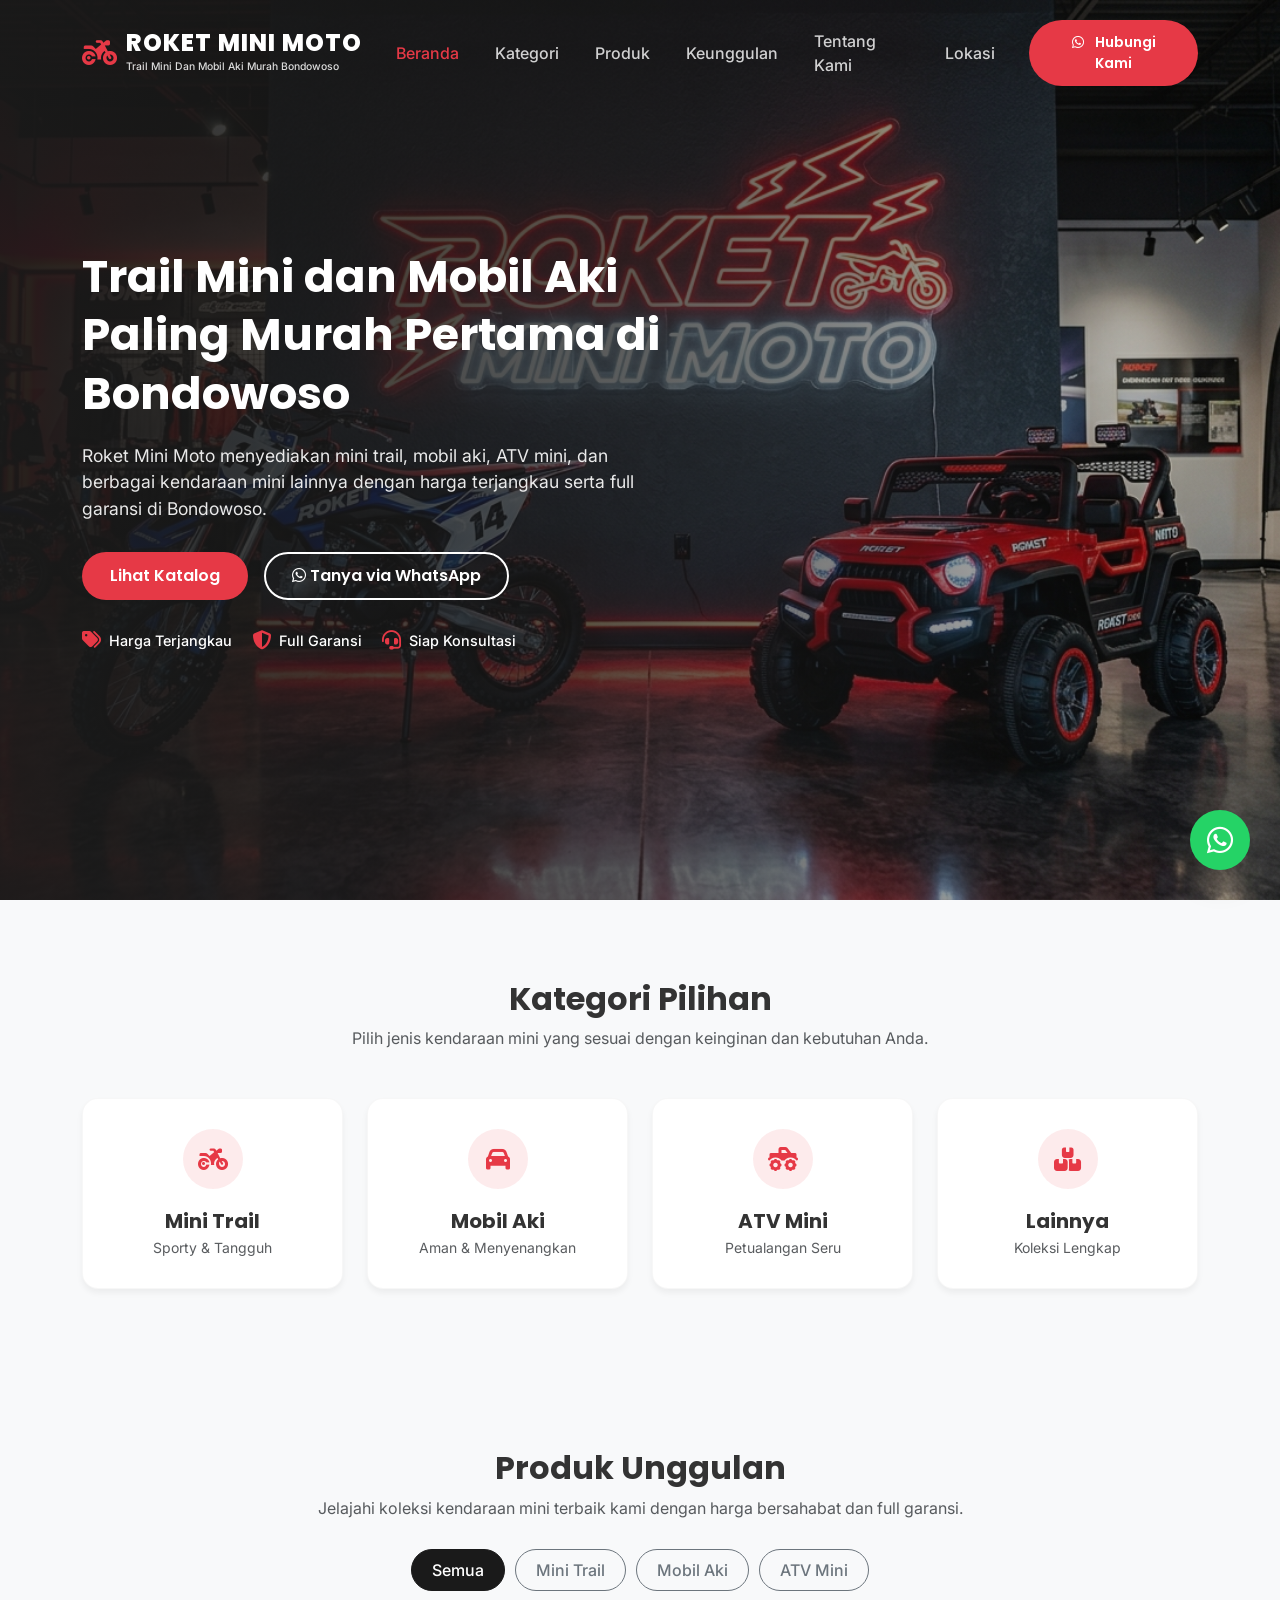
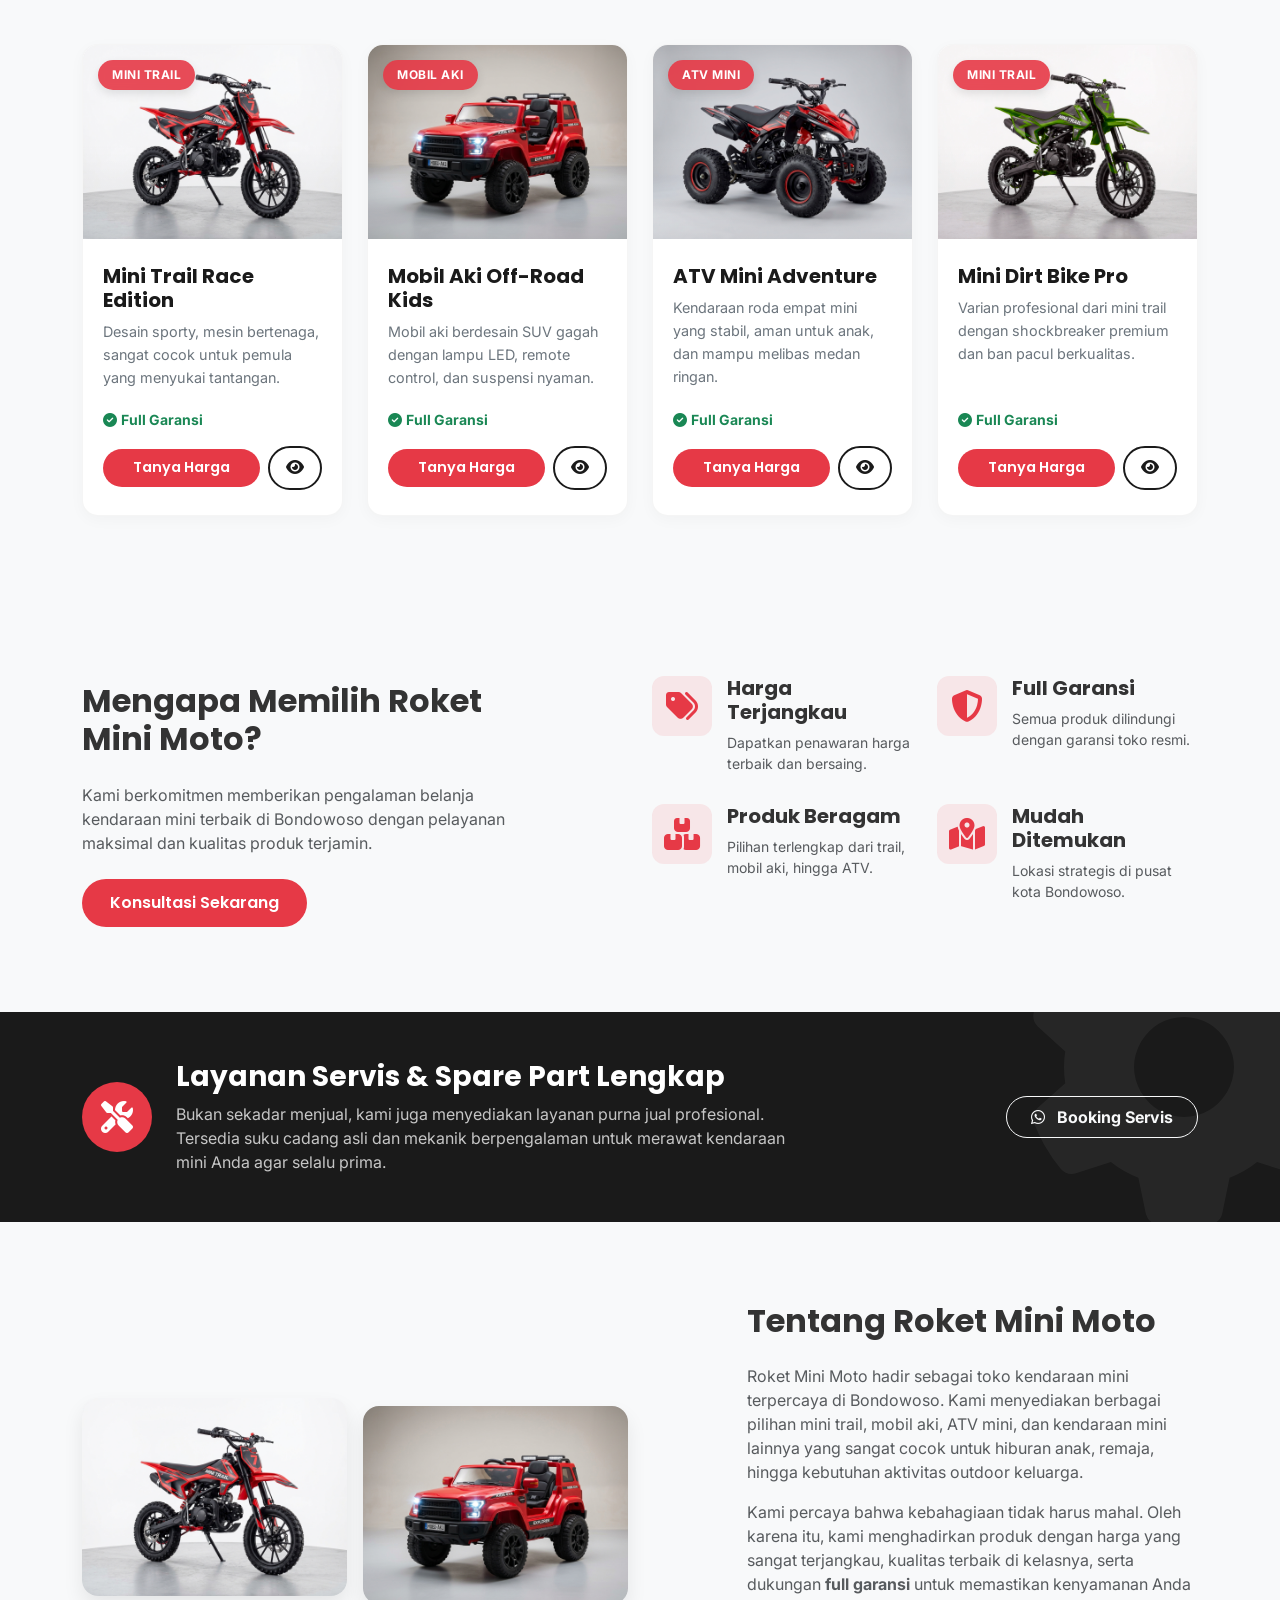
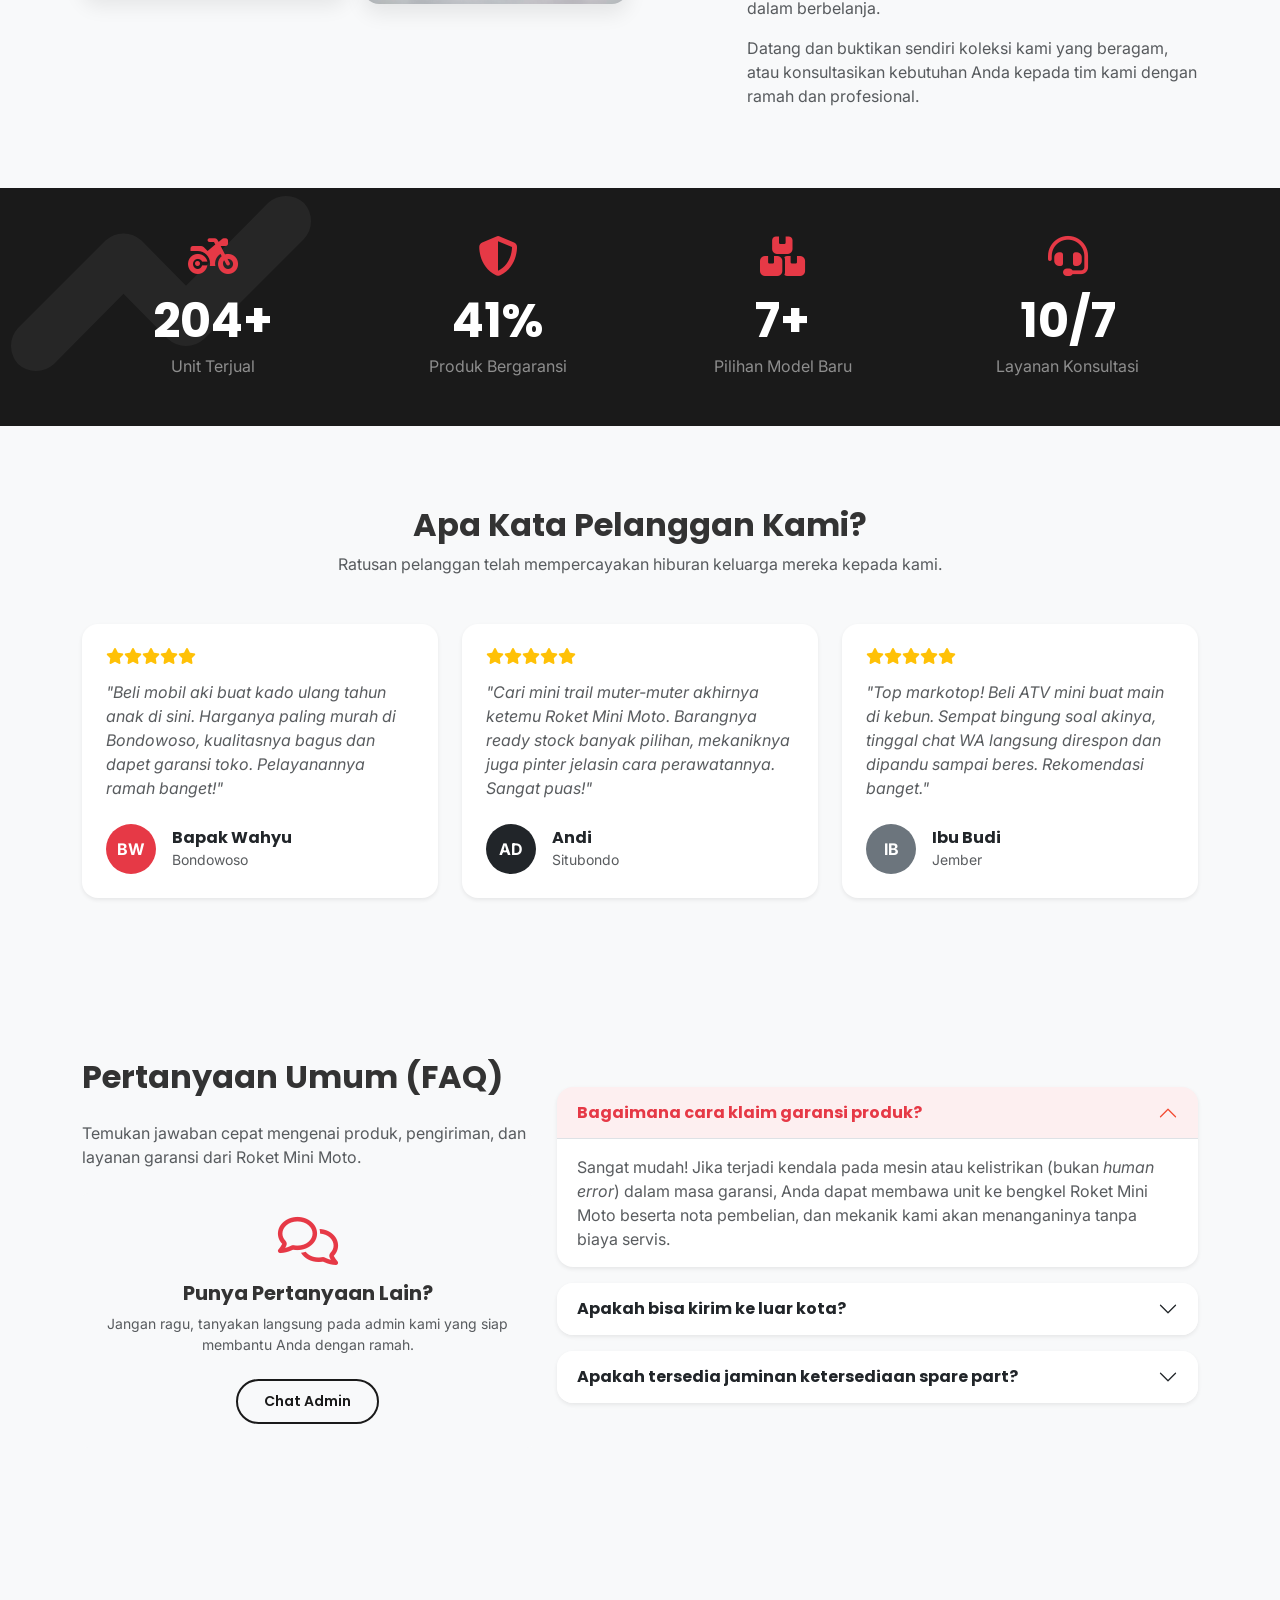
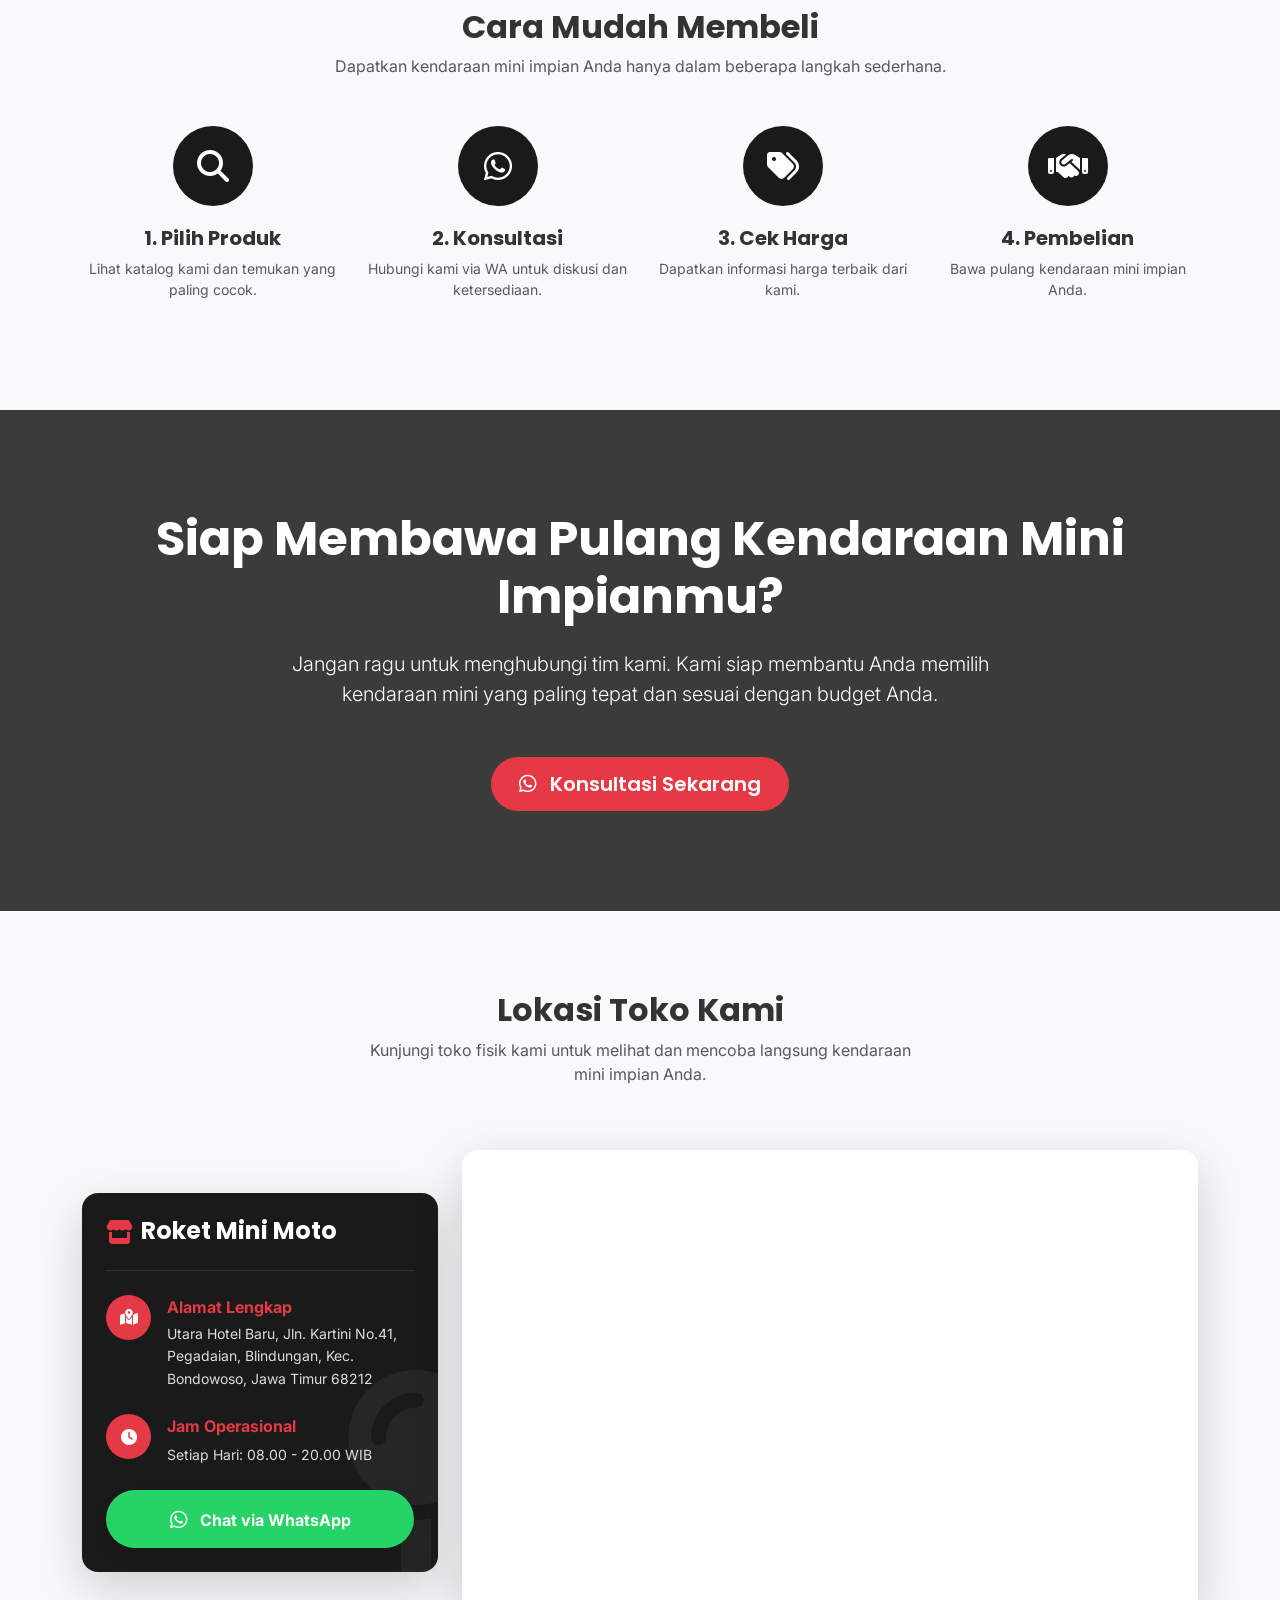
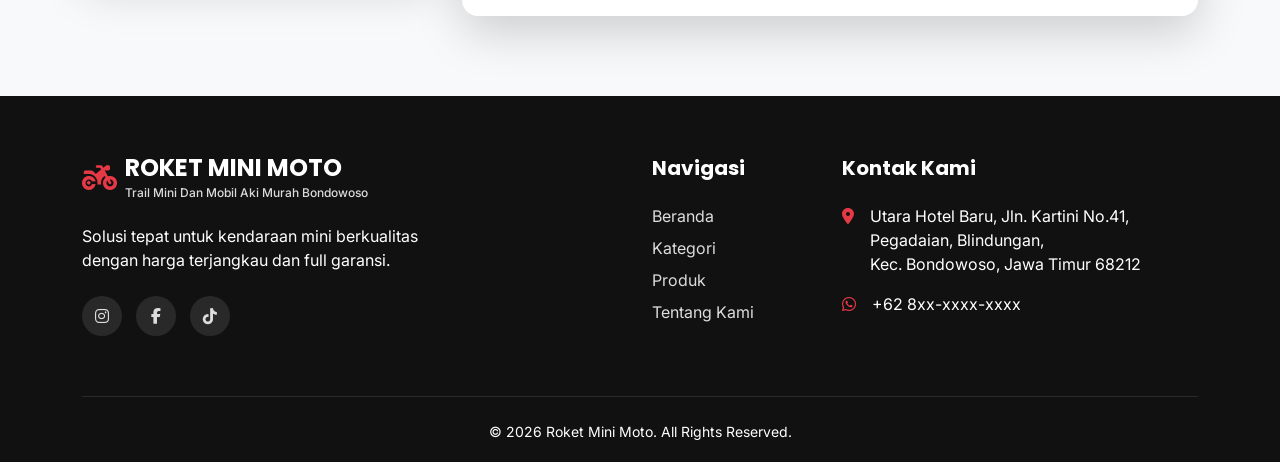
<file: index.html>
<!DOCTYPE html>
<html lang="id">
<head>
    <meta charset="UTF-8">
    <meta name="viewport" content="width=device-width, initial-scale=1.0">
    <title>Roket Mini Moto | Trail Mini dan Mobil Aki Murah Bondowoso</title>
    <meta name="description" content="Roket Mini Moto menyediakan mini trail, mobil aki, ATV mini, dan kendaraan mini lainnya dengan harga terjangkau dan full garansi di Bondowoso.">
    <meta name="keywords" content="mini trail bondowoso, mobil aki anak, atv mini, motor mini murah, roket mini moto">
    
    <!-- Open Graph Metadata -->
    <meta property="og:title" content="Roket Mini Moto | Trail Mini dan Mobil Aki Murah Bondowoso">
    <meta property="og:description" content="Toko kendaraan mini anak dan remaja termurah di Bondowoso. Full Garansi!">
    <meta property="og:type" content="website">

    <!-- Bootstrap 5 CSS -->
    <link href="https://cdn.jsdelivr.net/npm/bootstrap@5.3.0/dist/css/bootstrap.min.css" rel="stylesheet">
    
    <!-- Font Awesome -->
    <link rel="stylesheet" href="https://cdnjs.cloudflare.com/ajax/libs/font-awesome/6.4.0/css/all.min.css">
    
    <!-- Custom CSS -->
    <link rel="stylesheet" href="assets/css/style.css">
</head>
<body>

    <!-- Navbar -->
    <nav class="navbar navbar-expand-lg navbar-custom">
        <div class="container">
            <a class="navbar-brand d-flex align-items-center gap-2" href="#">
                <i class="fa-solid fa-motorcycle text-primary-custom fs-3"></i>
                <div class="d-flex flex-column justify-content-center">
                    <span style="line-height: 1;">ROKET MINI MOTO</span>
                    <span style="font-size: 0.65rem; text-transform: capitalize; letter-spacing: 0; font-weight: 500; color: rgba(255,255,255,0.85); margin-top: 4px; font-family: 'Inter', sans-serif;">Trail Mini dan Mobil Aki Murah Bondowoso</span>
                </div>
            </a>
            <button class="navbar-toggler" type="button" data-bs-toggle="collapse" data-bs-target="#navbarNav" aria-controls="navbarNav" aria-expanded="false" aria-label="Toggle navigation">
                <span class="navbar-toggler-icon"></span>
            </button>
            <div class="collapse navbar-collapse" id="navbarNav">
                <ul class="navbar-nav ms-auto align-items-center">
                    <li class="nav-item">
                        <a class="nav-link active" href="#beranda">Beranda</a>
                    </li>
                    <li class="nav-item">
                        <a class="nav-link" href="#kategori">Kategori</a>
                    </li>
                    <li class="nav-item">
                        <a class="nav-link" href="#produk">Produk</a>
                    </li>
                    <li class="nav-item">
                        <a class="nav-link" href="#keunggulan">Keunggulan</a>
                    </li>
                    <li class="nav-item">
                        <a class="nav-link" href="#tentang">Tentang Kami</a>
                    </li>
                    <li class="nav-item">
                        <a class="nav-link" href="#lokasi">Lokasi</a>
                    </li>
                    <!-- WhatsApp Number Placeholder: 628xxxxxxxxxx -->
                    <li class="nav-item ms-lg-3 mt-3 mt-lg-0">
                        <a class="btn btn-primary-custom btn-sm" href="https://wa.me/628xxxxxxxxxx?text=Halo%20Roket%20Mini%20Moto,%20saya%20ingin%20bertanya%20mengenai%20produk%20kendaraan%20mini." target="_blank">
                            <i class="fa-brands fa-whatsapp me-2"></i> Hubungi Kami
                        </a>
                    </li>
                </ul>
            </div>
        </div>
    </nav>

    <!-- Hero Section -->
    <header id="beranda" class="hero-section">
        <div class="hero-bg"></div>
        <div class="hero-overlay"></div>
        <div class="container">
            <div class="row">
                <div class="col-lg-8">
                    <div class="hero-content">
                        <h1>Trail Mini dan Mobil Aki Paling Murah Pertama di Bondowoso</h1>
                        <p>Roket Mini Moto menyediakan mini trail, mobil aki, ATV mini, dan berbagai kendaraan mini lainnya dengan harga terjangkau serta full garansi di Bondowoso.</p>
                        
                        <div class="d-flex flex-wrap justify-content-center justify-content-lg-start gap-3">
                            <a href="#produk" class="btn btn-primary-custom">Lihat Katalog</a>
                            <!-- WhatsApp Number Placeholder: 628xxxxxxxxxx -->
                            <a href="https://wa.me/628xxxxxxxxxx?text=Halo,%20saya%20tertarik%20dengan%20produk%20di%20Roket%20Mini%20Moto" target="_blank" class="btn btn-outline-custom text-white border-white">
                                <i class="fa-brands fa-whatsapp"></i> Tanya via WhatsApp
                            </a>
                        </div>

                        <div class="trust-badges">
                            <div class="badge-item">
                                <i class="fa-solid fa-tags"></i> Harga Terjangkau
                            </div>
                            <div class="badge-item">
                                <i class="fa-solid fa-shield-halved"></i> Full Garansi
                            </div>
                            <div class="badge-item">
                                <i class="fa-solid fa-headset"></i> Siap Konsultasi
                            </div>
                        </div>
                    </div>
                </div>
            </div>
        </div>
    </header>

    <!-- Section Kategori Produk -->
    <section id="kategori" class="section-padding bg-light-custom">
        <div class="container">
            <div class="text-center mb-5">
                <h2 class="fw-bold">Kategori Pilihan</h2>
                <p class="text-muted">Pilih jenis kendaraan mini yang sesuai dengan keinginan dan kebutuhan Anda.</p>
            </div>
            
            <div class="row g-4 justify-content-center">
                <div class="col-6 col-md-4 col-lg-3">
                    <div class="category-card" onclick="document.querySelector('[data-filter=\'trail\']').click(); window.location.href='#produk';">
                        <div class="category-icon">
                            <i class="fa-solid fa-motorcycle"></i>
                        </div>
                        <h5 class="fw-bold mb-1">Mini Trail</h5>
                        <p class="text-muted small mb-0">Sporty & Tangguh</p>
                    </div>
                </div>
                <div class="col-6 col-md-4 col-lg-3">
                    <div class="category-card" onclick="document.querySelector('[data-filter=\'mobil\']').click(); window.location.href='#produk';">
                        <div class="category-icon">
                            <i class="fa-solid fa-car"></i>
                        </div>
                        <h5 class="fw-bold mb-1">Mobil Aki</h5>
                        <p class="text-muted small mb-0">Aman & Menyenangkan</p>
                    </div>
                </div>
                <div class="col-6 col-md-4 col-lg-3">
                    <div class="category-card" onclick="document.querySelector('[data-filter=\'atv\']').click(); window.location.href='#produk';">
                        <div class="category-icon">
                            <i class="fa-solid fa-truck-monster"></i>
                        </div>
                        <h5 class="fw-bold mb-1">ATV Mini</h5>
                        <p class="text-muted small mb-0">Petualangan Seru</p>
                    </div>
                </div>
                <div class="col-6 col-md-4 col-lg-3">
                    <div class="category-card" onclick="document.querySelector('[data-filter=\'lainnya\']').click(); window.location.href='#produk';">
                        <div class="category-icon">
                            <i class="fa-solid fa-boxes-stacked"></i>
                        </div>
                        <h5 class="fw-bold mb-1">Lainnya</h5>
                        <p class="text-muted small mb-0">Koleksi Lengkap</p>
                    </div>
                </div>
            </div>
        </div>
    </section>

    <!-- Section Produk Unggulan -->
    <section id="produk" class="section-padding">
        <div class="container">
            <div class="text-center mb-5">
                <h2 class="fw-bold">Produk Unggulan</h2>
                <p class="text-muted">Jelajahi koleksi kendaraan mini terbaik kami dengan harga bersahabat dan full garansi.</p>
                
                <div class="d-flex flex-wrap justify-content-center mt-4">
                    <button class="filter-btn active" data-filter="all">Semua</button>
                    <button class="filter-btn" data-filter="trail">Mini Trail</button>
                    <button class="filter-btn" data-filter="mobil">Mobil Aki</button>
                    <button class="filter-btn" data-filter="atv">ATV Mini</button>
                </div>
            </div>

            <div class="row g-4" id="productGrid">
                
                <!-- Product 1 -->
                <div class="col-12 col-md-4 col-lg-3 product-item" data-category="trail" style="transition: all 0.3s ease;">
                    <div class="product-card">
                        <div class="product-img-wrap">
                            <span class="badge-category">Mini Trail</span>
                            <img src="assets/images/mini-trail-1.jpg" alt="Mini Trail Race Edition" class="img-fluid">
                        </div>
                        <div class="product-body">
                            <h3 class="product-title fw-bold">Mini Trail Race Edition</h3>
                            <p class="product-desc">Desain sporty, mesin bertenaga, sangat cocok untuk pemula yang menyukai tantangan.</p>
                            <div class="d-flex align-items-center mb-3 text-success small fw-bold">
                                <i class="fa-solid fa-check-circle me-1"></i> Full Garansi
                            </div>
                            <div class="d-flex justify-content-between align-items-center">
                                <!-- WhatsApp Placeholder: 628xxxxxxxxxx -->
                                <a href="https://wa.me/628xxxxxxxxxx?text=Halo%20min,%20saya%20mau%20tanya%20harga%20untuk%20Mini%20Trail%20Race%20Edition" target="_blank" class="btn btn-primary-custom w-100 me-2 py-2" style="font-size: 0.9rem;">Tanya Harga</a>
                                <a href="detail-produk.html?id=mini-trail-50cc" class="btn btn-outline-custom px-3 py-2 btn-detail" title="Lihat Detail"><i class="fa-solid fa-eye"></i></a>
                            </div>
                        </div>
                    </div>
                </div>

                <!-- Product 2 -->
                <div class="col-12 col-md-4 col-lg-3 product-item" data-category="mobil" style="transition: all 0.3s ease;">
                    <div class="product-card">
                        <div class="product-img-wrap">
                            <span class="badge-category">Mobil Aki</span>
                            <img src="assets/images/mobil-aki-1.jpg" alt="Mobil Aki Off-Road Kids" class="img-fluid">
                        </div>
                        <div class="product-body">
                            <h3 class="product-title fw-bold">Mobil Aki Off-Road Kids</h3>
                            <p class="product-desc">Mobil aki berdesain SUV gagah dengan lampu LED, remote control, dan suspensi nyaman.</p>
                            <div class="d-flex align-items-center mb-3 text-success small fw-bold">
                                <i class="fa-solid fa-check-circle me-1"></i> Full Garansi
                            </div>
                            <div class="d-flex justify-content-between align-items-center">
                                <a href="https://wa.me/628xxxxxxxxxx?text=Halo%20min,%20saya%20mau%20tanya%20harga%20untuk%20Mobil%20Aki%20Off-Road%20Kids" target="_blank" class="btn btn-primary-custom w-100 me-2 py-2" style="font-size: 0.9rem;">Tanya Harga</a>
                                <a href="detail-produk.html?id=mobil-aki-rubicon" class="btn btn-outline-custom px-3 py-2 btn-detail" title="Lihat Detail"><i class="fa-solid fa-eye"></i></a>
                            </div>
                        </div>
                    </div>
                </div>

                <!-- Product 3 -->
                <div class="col-12 col-md-4 col-lg-3 product-item" data-category="atv" style="transition: all 0.3s ease;">
                    <div class="product-card">
                        <div class="product-img-wrap">
                            <span class="badge-category">ATV Mini</span>
                            <img src="assets/images/atv-mini-1.jpg" alt="ATV Mini Adventure" class="img-fluid">
                        </div>
                        <div class="product-body">
                            <h3 class="product-title fw-bold">ATV Mini Adventure</h3>
                            <p class="product-desc">Kendaraan roda empat mini yang stabil, aman untuk anak, dan mampu melibas medan ringan.</p>
                            <div class="d-flex align-items-center mb-3 text-success small fw-bold">
                                <i class="fa-solid fa-check-circle me-1"></i> Full Garansi
                            </div>
                            <div class="d-flex justify-content-between align-items-center">
                                <a href="https://wa.me/628xxxxxxxxxx?text=Halo%20min,%20saya%20mau%20tanya%20harga%20untuk%20ATV%20Mini%20Adventure" target="_blank" class="btn btn-primary-custom w-100 me-2 py-2" style="font-size: 0.9rem;">Tanya Harga</a>
                                <a href="detail-produk.html?id=atv-mini-110cc" class="btn btn-outline-custom px-3 py-2 btn-detail" title="Lihat Detail"><i class="fa-solid fa-eye"></i></a>
                            </div>
                        </div>
                    </div>
                </div>
                
                <!-- Product 4 -->
                <div class="col-12 col-md-4 col-lg-3 product-item" data-category="trail" style="transition: all 0.3s ease;">
                    <div class="product-card">
                        <div class="product-img-wrap">
                            <span class="badge-category">Mini Trail</span>
                            <img src="assets/images/mini-trail-1.jpg" alt="Mini Dirt Bike Pro" class="img-fluid" style="filter: hue-rotate(90deg);">
                        </div>
                        <div class="product-body">
                            <h3 class="product-title fw-bold">Mini Dirt Bike Pro</h3>
                            <p class="product-desc">Varian profesional dari mini trail dengan shockbreaker premium dan ban pacul berkualitas.</p>
                            <div class="d-flex align-items-center mb-3 text-success small fw-bold">
                                <i class="fa-solid fa-check-circle me-1"></i> Full Garansi
                            </div>
                            <div class="d-flex justify-content-between align-items-center">
                                <a href="https://wa.me/628xxxxxxxxxx?text=Halo%20min,%20saya%20mau%20tanya%20harga%20untuk%20Mini%20Dirt%20Bike%20Pro" target="_blank" class="btn btn-primary-custom w-100 me-2 py-2" style="font-size: 0.9rem;">Tanya Harga</a>
                                <a href="detail-produk.html?id=mini-trail-50cc" class="btn btn-outline-custom px-3 py-2 btn-detail" title="Lihat Detail"><i class="fa-solid fa-eye"></i></a>
                            </div>
                        </div>
                    </div>
                </div>

            </div>
        </div>
    </section>

    <!-- Section Keunggulan -->
    <section id="keunggulan" class="section-padding bg-light-custom">
        <div class="container">
            <div class="row align-items-center">
                <div class="col-lg-5 mb-5 mb-lg-0">
                    <h2 class="fw-bold mb-4">Mengapa Memilih Roket Mini Moto?</h2>
                    <p class="text-muted mb-4">Kami berkomitmen memberikan pengalaman belanja kendaraan mini terbaik di Bondowoso dengan pelayanan maksimal dan kualitas produk terjamin.</p>
                    <a href="https://wa.me/628xxxxxxxxxx" class="btn btn-primary-custom">Konsultasi Sekarang</a>
                </div>
                <div class="col-lg-6 offset-lg-1">
                    <div class="row">
                        <div class="col-md-6">
                            <div class="feature-card">
                                <div class="feature-icon"><i class="fa-solid fa-tags"></i></div>
                                <div>
                                    <h5 class="fw-bold">Harga Terjangkau</h5>
                                    <p class="small text-muted mb-0">Dapatkan penawaran harga terbaik dan bersaing.</p>
                                </div>
                            </div>
                        </div>
                        <div class="col-md-6">
                            <div class="feature-card">
                                <div class="feature-icon"><i class="fa-solid fa-shield-halved"></i></div>
                                <div>
                                    <h5 class="fw-bold">Full Garansi</h5>
                                    <p class="small text-muted mb-0">Semua produk dilindungi dengan garansi toko resmi.</p>
                                </div>
                            </div>
                        </div>
                        <div class="col-md-6">
                            <div class="feature-card">
                                <div class="feature-icon"><i class="fa-solid fa-boxes-stacked"></i></div>
                                <div>
                                    <h5 class="fw-bold">Produk Beragam</h5>
                                    <p class="small text-muted mb-0">Pilihan terlengkap dari trail, mobil aki, hingga ATV.</p>
                                </div>
                            </div>
                        </div>
                        <div class="col-md-6">
                            <div class="feature-card">
                                <div class="feature-icon"><i class="fa-solid fa-map-location-dot"></i></div>
                                <div>
                                    <h5 class="fw-bold">Mudah Ditemukan</h5>
                                    <p class="small text-muted mb-0">Lokasi strategis di pusat kota Bondowoso.</p>
                                </div>
                            </div>
                        </div>
                    </div>
                </div>
            </div>
        </div>
    </section>

    <!-- Banner Service & Spare Parts -->
    <section class="py-5 bg-dark-custom text-white position-relative" style="overflow: hidden;">
        <div class="container position-relative" style="z-index: 2;">
            <div class="row align-items-center">
                <div class="col-lg-8 mb-4 mb-lg-0">
                    <div class="d-flex flex-column flex-lg-row align-items-start align-items-lg-center gap-3 gap-lg-4 reveal">
                        <div class="bg-primary text-white rounded-circle d-flex align-items-center justify-content-center" style="width: 70px; height: 70px; flex-shrink: 0; background-color: var(--primary-color) !important;">
                            <i class="fa-solid fa-screwdriver-wrench fs-2"></i>
                        </div>
                        <div>
                            <h3 class="fw-bold mb-2">Layanan Servis & Spare Part Lengkap</h3>
                            <p class="mb-0 opacity-75">Bukan sekadar menjual, kami juga menyediakan layanan purna jual profesional. Tersedia suku cadang asli dan mekanik berpengalaman untuk merawat kendaraan mini Anda agar selalu prima.</p>
                        </div>
                    </div>
                </div>
                <div class="col-lg-4 text-start text-lg-end reveal mt-4 mt-lg-0">
                    <!-- WhatsApp Number Placeholder: 628xxxxxxxxxx -->
                    <a href="https://wa.me/628xxxxxxxxxx?text=Halo,%20saya%20mau%20tanya%20layanan%20servis%20dan%20spare%20part" target="_blank" class="btn btn-outline-light rounded-pill px-4 py-2 fw-bold">
                        <i class="fa-brands fa-whatsapp me-2"></i> Booking Servis
                    </a>
                </div>
            </div>
        </div>
        <!-- Decorative Background Icon -->
        <i class="fa-solid fa-gear position-absolute" style="font-size: 20rem; right: -5%; top: -50%; opacity: 0.05; color: white;"></i>
    </section>

    <!-- Section Tentang Toko -->
    <section id="tentang" class="section-padding">
        <div class="container">
            <div class="row align-items-center flex-column-reverse flex-lg-row">
                <div class="col-lg-6 mt-5 mt-lg-0">
                    <div class="row g-3">
                        <div class="col-6">
                            <img src="assets/images/mini-trail-1.jpg" alt="Tentang Roket Mini Moto 1" class="about-img mb-3">
                        </div>
                        <div class="col-6 mt-4">
                            <img src="assets/images/mobil-aki-1.jpg" alt="Tentang Roket Mini Moto 2" class="about-img">
                        </div>
                    </div>
                </div>
                <div class="col-lg-5 offset-lg-1">
                    <h2 class="fw-bold mb-4">Tentang Roket Mini Moto</h2>
                    <p class="text-muted">Roket Mini Moto hadir sebagai toko kendaraan mini terpercaya di Bondowoso. Kami menyediakan berbagai pilihan mini trail, mobil aki, ATV mini, dan kendaraan mini lainnya yang sangat cocok untuk hiburan anak, remaja, hingga kebutuhan aktivitas outdoor keluarga.</p>
                    <p class="text-muted">Kami percaya bahwa kebahagiaan tidak harus mahal. Oleh karena itu, kami menghadirkan produk dengan harga yang sangat terjangkau, kualitas terbaik di kelasnya, serta dukungan <strong>full garansi</strong> untuk memastikan kenyamanan Anda dalam berbelanja.</p>
                    <p class="text-muted mb-0">Datang dan buktikan sendiri koleksi kami yang beragam, atau konsultasikan kebutuhan Anda kepada tim kami dengan ramah dan profesional.</p>
                </div>
            </div>
        </div>
    </section>

    <!-- Section Statistik (Animated Counter) -->
    <section class="py-5 bg-dark-custom text-white position-relative" style="overflow: hidden;">
        <div class="container position-relative" style="z-index: 2;">
            <div class="row text-center g-4">
                <div class="col-6 col-md-3 reveal">
                    <i class="fa-solid fa-motorcycle fs-1 text-primary-custom mb-3"></i>
                    <h2 class="fw-bold display-5 mb-1"><span class="counter" data-target="500">0</span>+</h2>
                    <p class="text-white-50 mb-0">Unit Terjual</p>
                </div>
                <div class="col-6 col-md-3 reveal" style="transition-delay: 100ms;">
                    <i class="fa-solid fa-shield-halved fs-1 text-primary-custom mb-3"></i>
                    <h2 class="fw-bold display-5 mb-1"><span class="counter" data-target="100">0</span>%</h2>
                    <p class="text-white-50 mb-0">Produk Bergaransi</p>
                </div>
                <div class="col-6 col-md-3 reveal" style="transition-delay: 200ms;">
                    <i class="fa-solid fa-boxes-stacked fs-1 text-primary-custom mb-3"></i>
                    <h2 class="fw-bold display-5 mb-1"><span class="counter" data-target="15">0</span>+</h2>
                    <p class="text-white-50 mb-0">Pilihan Model Baru</p>
                </div>
                <div class="col-6 col-md-3 reveal" style="transition-delay: 300ms;">
                    <i class="fa-solid fa-headset fs-1 text-primary-custom mb-3"></i>
                    <h2 class="fw-bold display-5 mb-1"><span class="counter" data-target="24">0</span>/7</h2>
                    <p class="text-white-50 mb-0">Layanan Konsultasi</p>
                </div>
            </div>
        </div>
        <!-- Decorative bg -->
        <i class="fa-solid fa-chart-line position-absolute" style="font-size: 25rem; left: -5%; bottom: -40%; opacity: 0.05; color: white;"></i>
    </section>

    <!-- Section Testimoni -->
    <section class="section-padding bg-light-custom">
        <div class="container">
            <div class="text-center mb-5 reveal">
                <h2 class="fw-bold">Apa Kata Pelanggan Kami?</h2>
                <p class="text-muted">Ratusan pelanggan telah mempercayakan hiburan keluarga mereka kepada kami.</p>
            </div>
            <div class="row g-4">
                <div class="col-md-4 reveal">
                    <div class="card border-0 shadow-sm p-4 h-100" style="border-radius: var(--border-radius);">
                        <div class="d-flex text-warning mb-3">
                            <i class="fa-solid fa-star"></i><i class="fa-solid fa-star"></i><i class="fa-solid fa-star"></i><i class="fa-solid fa-star"></i><i class="fa-solid fa-star"></i>
                        </div>
                        <p class="fst-italic text-muted mb-4">"Beli mobil aki buat kado ulang tahun anak di sini. Harganya paling murah di Bondowoso, kualitasnya bagus dan dapet garansi toko. Pelayanannya ramah banget!"</p>
                        <div class="d-flex align-items-center mt-auto">
                            <div class="text-white rounded-circle d-flex justify-content-center align-items-center fw-bold me-3" style="width: 50px; height: 50px; background-color: var(--primary-color);">BW</div>
                            <div>
                                <h6 class="fw-bold mb-0">Bapak Wahyu</h6>
                                <small class="text-muted">Bondowoso</small>
                            </div>
                        </div>
                    </div>
                </div>
                <div class="col-md-4 reveal" style="transition-delay: 100ms;">
                    <div class="card border-0 shadow-sm p-4 h-100" style="border-radius: var(--border-radius);">
                        <div class="d-flex text-warning mb-3">
                            <i class="fa-solid fa-star"></i><i class="fa-solid fa-star"></i><i class="fa-solid fa-star"></i><i class="fa-solid fa-star"></i><i class="fa-solid fa-star"></i>
                        </div>
                        <p class="fst-italic text-muted mb-4">"Cari mini trail muter-muter akhirnya ketemu Roket Mini Moto. Barangnya ready stock banyak pilihan, mekaniknya juga pinter jelasin cara perawatannya. Sangat puas!"</p>
                        <div class="d-flex align-items-center mt-auto">
                            <div class="bg-dark text-white rounded-circle d-flex justify-content-center align-items-center fw-bold me-3" style="width: 50px; height: 50px;">AD</div>
                            <div>
                                <h6 class="fw-bold mb-0">Andi</h6>
                                <small class="text-muted">Situbondo</small>
                            </div>
                        </div>
                    </div>
                </div>
                <div class="col-md-4 reveal" style="transition-delay: 200ms;">
                    <div class="card border-0 shadow-sm p-4 h-100" style="border-radius: var(--border-radius);">
                        <div class="d-flex text-warning mb-3">
                            <i class="fa-solid fa-star"></i><i class="fa-solid fa-star"></i><i class="fa-solid fa-star"></i><i class="fa-solid fa-star"></i><i class="fa-solid fa-star"></i>
                        </div>
                        <p class="fst-italic text-muted mb-4">"Top markotop! Beli ATV mini buat main di kebun. Sempat bingung soal akinya, tinggal chat WA langsung direspon dan dipandu sampai beres. Rekomendasi banget."</p>
                        <div class="d-flex align-items-center mt-auto">
                            <div class="text-white rounded-circle d-flex justify-content-center align-items-center fw-bold me-3" style="width: 50px; height: 50px; background-color: var(--muted-color);">IB</div>
                            <div>
                                <h6 class="fw-bold mb-0">Ibu Budi</h6>
                                <small class="text-muted">Jember</small>
                            </div>
                        </div>
                    </div>
                </div>
            </div>
        </div>
    </section>

    <!-- Section FAQ -->
    <section class="section-padding">
        <div class="container">
            <div class="row align-items-center">
                <div class="col-lg-5 mb-5 mb-lg-0 reveal">
                    <h2 class="fw-bold mb-4">Pertanyaan Umum (FAQ)</h2>
                    <p class="text-muted mb-4">Temukan jawaban cepat mengenai produk, pengiriman, dan layanan garansi dari Roket Mini Moto.</p>
                    <div class="bg-light-custom p-4 rounded text-center">
                        <i class="fa-regular fa-comments text-primary-custom mb-3" style="font-size: 3rem;"></i>
                        <h5 class="fw-bold">Punya Pertanyaan Lain?</h5>
                        <p class="text-muted small">Jangan ragu, tanyakan langsung pada admin kami yang siap membantu Anda dengan ramah.</p>
                        <a href="https://wa.me/628xxxxxxxxxx" class="btn btn-outline-custom btn-sm rounded-pill mt-2">Chat Admin</a>
                    </div>
                </div>
                <div class="col-lg-7 reveal">
                    <div class="accordion" id="faqAccordion">
                        <!-- FAQ 1 -->
                        <div class="accordion-item border-0 mb-3 shadow-sm" style="border-radius: var(--border-radius); overflow: hidden;">
                            <h2 class="accordion-header" id="headingOne">
                                <button class="accordion-button fw-bold" type="button" data-bs-toggle="collapse" data-bs-target="#collapseOne" aria-expanded="true" aria-controls="collapseOne">
                                    Bagaimana cara klaim garansi produk?
                                </button>
                            </h2>
                            <div id="collapseOne" class="accordion-collapse collapse show" aria-labelledby="headingOne" data-bs-parent="#faqAccordion">
                                <div class="accordion-body text-muted">
                                    Sangat mudah! Jika terjadi kendala pada mesin atau kelistrikan (bukan <i>human error</i>) dalam masa garansi, Anda dapat membawa unit ke bengkel Roket Mini Moto beserta nota pembelian, dan mekanik kami akan menanganinya tanpa biaya servis.
                                </div>
                            </div>
                        </div>
                        <!-- FAQ 2 -->
                        <div class="accordion-item border-0 mb-3 shadow-sm" style="border-radius: var(--border-radius); overflow: hidden;">
                            <h2 class="accordion-header" id="headingTwo">
                                <button class="accordion-button fw-bold collapsed" type="button" data-bs-toggle="collapse" data-bs-target="#collapseTwo" aria-expanded="false" aria-controls="collapseTwo">
                                    Apakah bisa kirim ke luar kota?
                                </button>
                            </h2>
                            <div id="collapseTwo" class="accordion-collapse collapse" aria-labelledby="headingTwo" data-bs-parent="#faqAccordion">
                                <div class="accordion-body text-muted">
                                    Ya, kami melayani pengiriman ke seluruh daerah menggunakan jasa ekspedisi terpercaya dengan pengemasan super aman. Khusus area Bondowoso dan sekitarnya, tersedia penawaran pengiriman menarik.
                                </div>
                            </div>
                        </div>
                        <!-- FAQ 3 -->
                        <div class="accordion-item border-0 mb-3 shadow-sm" style="border-radius: var(--border-radius); overflow: hidden;">
                            <h2 class="accordion-header" id="headingThree">
                                <button class="accordion-button fw-bold collapsed" type="button" data-bs-toggle="collapse" data-bs-target="#collapseThree" aria-expanded="false" aria-controls="collapseThree">
                                    Apakah tersedia jaminan ketersediaan spare part?
                                </button>
                            </h2>
                            <div id="collapseThree" class="accordion-collapse collapse" aria-labelledby="headingThree" data-bs-parent="#faqAccordion">
                                <div class="accordion-body text-muted">
                                    Tentu saja. Sebagai komitmen toko, Roket Mini Moto menyediakan suku cadang <strong>(spare parts)</strong> lengkap, mulai dari aki, ban pacul, kampas rem, hingga karburator mini. Perawatan rutin jadi sangat mudah.
                                </div>
                            </div>
                        </div>
                    </div>
                </div>
            </div>
        </div>
    </section>

    <!-- Section Proses Pembelian -->
    <section class="section-padding bg-light-custom">
        <div class="container">
            <div class="text-center mb-5">
                <h2 class="fw-bold">Cara Mudah Membeli</h2>
                <p class="text-muted">Dapatkan kendaraan mini impian Anda hanya dalam beberapa langkah sederhana.</p>
            </div>
            <div class="row">
                <div class="col-md-3">
                    <div class="step-item">
                        <div class="step-icon">
                            <i class="fa-solid fa-magnifying-glass"></i>
                        </div>
                        <h5 class="fw-bold">1. Pilih Produk</h5>
                        <p class="text-muted small">Lihat katalog kami dan temukan yang paling cocok.</p>
                    </div>
                </div>
                <div class="col-md-3">
                    <div class="step-item">
                        <div class="step-icon">
                            <i class="fa-brands fa-whatsapp"></i>
                        </div>
                        <h5 class="fw-bold">2. Konsultasi</h5>
                        <p class="text-muted small">Hubungi kami via WA untuk diskusi dan ketersediaan.</p>
                    </div>
                </div>
                <div class="col-md-3">
                    <div class="step-item">
                        <div class="step-icon">
                            <i class="fa-solid fa-tags"></i>
                        </div>
                        <h5 class="fw-bold">3. Cek Harga</h5>
                        <p class="text-muted small">Dapatkan informasi harga terbaik dari kami.</p>
                    </div>
                </div>
                <div class="col-md-3">
                    <div class="step-item">
                        <div class="step-icon">
                            <i class="fa-solid fa-handshake"></i>
                        </div>
                        <h5 class="fw-bold">4. Pembelian</h5>
                        <p class="text-muted small">Bawa pulang kendaraan mini impian Anda.</p>
                    </div>
                </div>
            </div>
        </div>
    </section>

    <!-- CTA Section -->
    <section class="cta-section">
        <div class="cta-overlay"></div>
        <div class="container cta-content">
            <h2 class="fw-bold display-5 mb-4">Siap Membawa Pulang Kendaraan Mini Impianmu?</h2>
            <p class="lead mb-5 max-w-700 mx-auto" style="max-width: 700px;">Jangan ragu untuk menghubungi tim kami. Kami siap membantu Anda memilih kendaraan mini yang paling tepat dan sesuai dengan budget Anda.</p>
            <a href="https://wa.me/628xxxxxxxxxx" class="btn btn-primary-custom btn-lg">
                <i class="fa-brands fa-whatsapp me-2"></i> Konsultasi Sekarang
            </a>
        </div>
    </section>

    <!-- Section Lokasi (Maps) -->
    <section class="section-padding bg-light-custom">
        <div class="container">
            <div class="row text-center mb-5 reveal">
                <div class="col-lg-6 mx-auto">
                    <h2 class="fw-bold">Lokasi Toko Kami</h2>
                    <p class="text-muted">Kunjungi toko fisik kami untuk melihat dan mencoba langsung kendaraan mini impian Anda.</p>
                </div>
            </div>
            <div class="row align-items-center">
                <div class="col-lg-4 mb-5 mb-lg-0 reveal">
                    <div class="card border-0 shadow-lg p-4 bg-dark-custom text-white position-relative overflow-hidden" style="border-radius: var(--border-radius);">
                        <!-- Decorative bg icon -->
                        <i class="fa-solid fa-map-pin position-absolute" style="font-size: 15rem; right: -15%; bottom: -10%; opacity: 0.05; color: white;"></i>
                        
                        <div class="position-relative" style="z-index: 2;">
                            <h4 class="fw-bold mb-4 d-flex align-items-center">
                                <i class="fa-solid fa-store text-primary-custom me-2"></i> Roket Mini Moto
                            </h4>
                            <hr class="border-secondary mb-4">
                            <ul class="list-unstyled mb-4">
                                <li class="d-flex mb-4">
                                    <div class="bg-primary text-white rounded-circle d-flex align-items-center justify-content-center me-3 flex-shrink-0" style="width: 45px; height: 45px;">
                                        <i class="fa-solid fa-map-location-dot"></i>
                                    </div>
                                    <div>
                                        <strong class="d-block mb-1 text-primary-custom">Alamat Lengkap</strong>
                                        <span class="small" style="color: rgba(255,255,255,0.85); line-height: 1.6; display: block;">Utara Hotel Baru, Jln. Kartini No.41, Pegadaian, Blindungan, Kec. Bondowoso, Jawa Timur 68212</span>
                                    </div>
                                </li>
                                <li class="d-flex mb-4">
                                    <div class="bg-primary text-white rounded-circle d-flex align-items-center justify-content-center me-3 flex-shrink-0" style="width: 45px; height: 45px;">
                                        <i class="fa-solid fa-clock"></i>
                                    </div>
                                    <div>
                                        <strong class="d-block mb-1 text-primary-custom">Jam Operasional</strong>
                                        <span class="small" style="color: rgba(255,255,255,0.85);">Setiap Hari: 08.00 - 20.00 WIB</span>
                                    </div>
                                </li>
                            </ul>
                            <a href="https://wa.me/628xxxxxxxxxx" target="_blank" class="btn w-100 fw-bold py-3 rounded-pill shadow" style="background-color: #25d366; color: white; border: none; transition: transform 0.3s ease;" onmouseover="this.style.transform='scale(1.05)'" onmouseout="this.style.transform='scale(1)'">
                                <i class="fa-brands fa-whatsapp fs-5 me-2 align-middle"></i> <span class="align-middle">Chat via WhatsApp</span>
                            </a>
                        </div>
                    </div>
                </div>
                <div class="col-lg-8 reveal" style="transition-delay: 200ms;">
                    <div class="card border-0 shadow-lg p-2 bg-white" style="border-radius: var(--border-radius);">
                        <iframe src="https://www.google.com/maps/embed?pb=!1m18!1m12!1m3!1d814.9317170278854!2d113.82372810864346!3d-7.9105452155397495!2m3!1f0!2f0!3f0!3m2!1i1024!2i768!4f13.1!3m3!1m2!1s0x2dd6dde6cb9cf9a9%3A0x12b6ad7fa0f55022!2sTRAIL%20Mini%20MURAH%20Bondowoso.toko%20sepeda%20listrik.bengkel%20sepeda%20listrik!5e0!3m2!1sid!2sid!4v1784932303504!5m2!1sid!2sid" width="100%" height="450" style="border:0; border-radius: calc(var(--border-radius) - 4px);" allowfullscreen="" loading="lazy" referrerpolicy="strict-origin-when-cross-origin"></iframe>
                    </div>
                </div>
            </div>
        </div>
    </section>

    <!-- Footer -->
    <footer>
        <div class="container">
            <div class="row text-start">
                <div class="col-lg-4 mb-5 mb-lg-0">
                    <h4 class="text-white fw-bold mb-4 d-flex align-items-center justify-content-start gap-2">
                        <i class="fa-solid fa-motorcycle text-primary-custom fs-3"></i> 
                        <div class="d-flex flex-column justify-content-center text-start">
                            <span style="line-height: 1; text-transform: uppercase;">ROKET MINI MOTO</span>
                            <span style="font-size: 0.75rem; text-transform: capitalize; letter-spacing: 0; font-weight: 500; color: rgba(255,255,255,0.85); margin-top: 6px; font-family: 'Inter', sans-serif;">Trail Mini dan Mobil Aki Murah Bondowoso</span>
                        </div>
                    </h4>
                    <p class="text-white">Solusi tepat untuk kendaraan mini berkualitas dengan harga terjangkau dan full garansi.</p>
                    <div class="social-icons mt-4">
                        <!-- Placeholder Social Media -->
                        <a href="#"><i class="fa-brands fa-instagram"></i></a>
                        <a href="#"><i class="fa-brands fa-facebook-f"></i></a>
                        <a href="#"><i class="fa-brands fa-tiktok"></i></a>
                    </div>
                </div>
                <div class="col-lg-2 col-md-6 mb-5 mb-lg-0 offset-lg-2">
                    <h5 class="mb-4">Navigasi</h5>
                    <ul class="list-unstyled">
                        <li class="mb-2"><a href="#beranda">Beranda</a></li>
                        <li class="mb-2"><a href="#kategori">Kategori</a></li>
                        <li class="mb-2"><a href="#produk">Produk</a></li>
                        <li class="mb-2"><a href="#tentang">Tentang Kami</a></li>
                    </ul>
                </div>
                <div class="col-lg-4 col-md-6">
                    <h5 class="mb-4">Kontak Kami</h5>
                    <ul class="list-unstyled text-white d-inline-block text-start">
                        <li class="mb-3 d-flex align-items-start">
                            <i class="fa-solid fa-location-dot mt-1 me-3 text-primary-custom"></i>
                            <span>Utara Hotel Baru, Jln. Kartini No.41, Pegadaian, Blindungan,<br>Kec. Bondowoso, Jawa Timur 68212</span>
                        </li>
                        <li class="mb-3 d-flex align-items-center">
                            <i class="fa-brands fa-whatsapp me-3 text-primary-custom"></i>
                            <span>+62 8xx-xxxx-xxxx</span>
                        </li>
                    </ul>
                </div>
            </div>
            <hr class="border-secondary mt-5 mb-4">
            <div class="text-start text-lg-center text-white small">
                &copy; 2026 Roket Mini Moto. All Rights Reserved.
            </div>
        </div>
    </footer>

    <!-- WhatsApp Floating Button -->
    <a href="https://wa.me/628xxxxxxxxxx?text=Halo%20Roket%20Mini%20Moto,%20saya%20ingin%20bertanya%20mengenai%20produk%20kendaraan%20mini%20yang%20tersedia." class="wa-float" target="_blank" title="Chat dengan kami">
        <i class="fa-brands fa-whatsapp"></i>
    </a>



    <!-- Bootstrap JS Bundle with Popper -->
    <script src="https://cdn.jsdelivr.net/npm/bootstrap@5.3.0/dist/js/bootstrap.bundle.min.js"></script>
    
    <!-- Custom JS -->
    <script src="assets/js/script.js"></script>
</body>
</html>
</file>
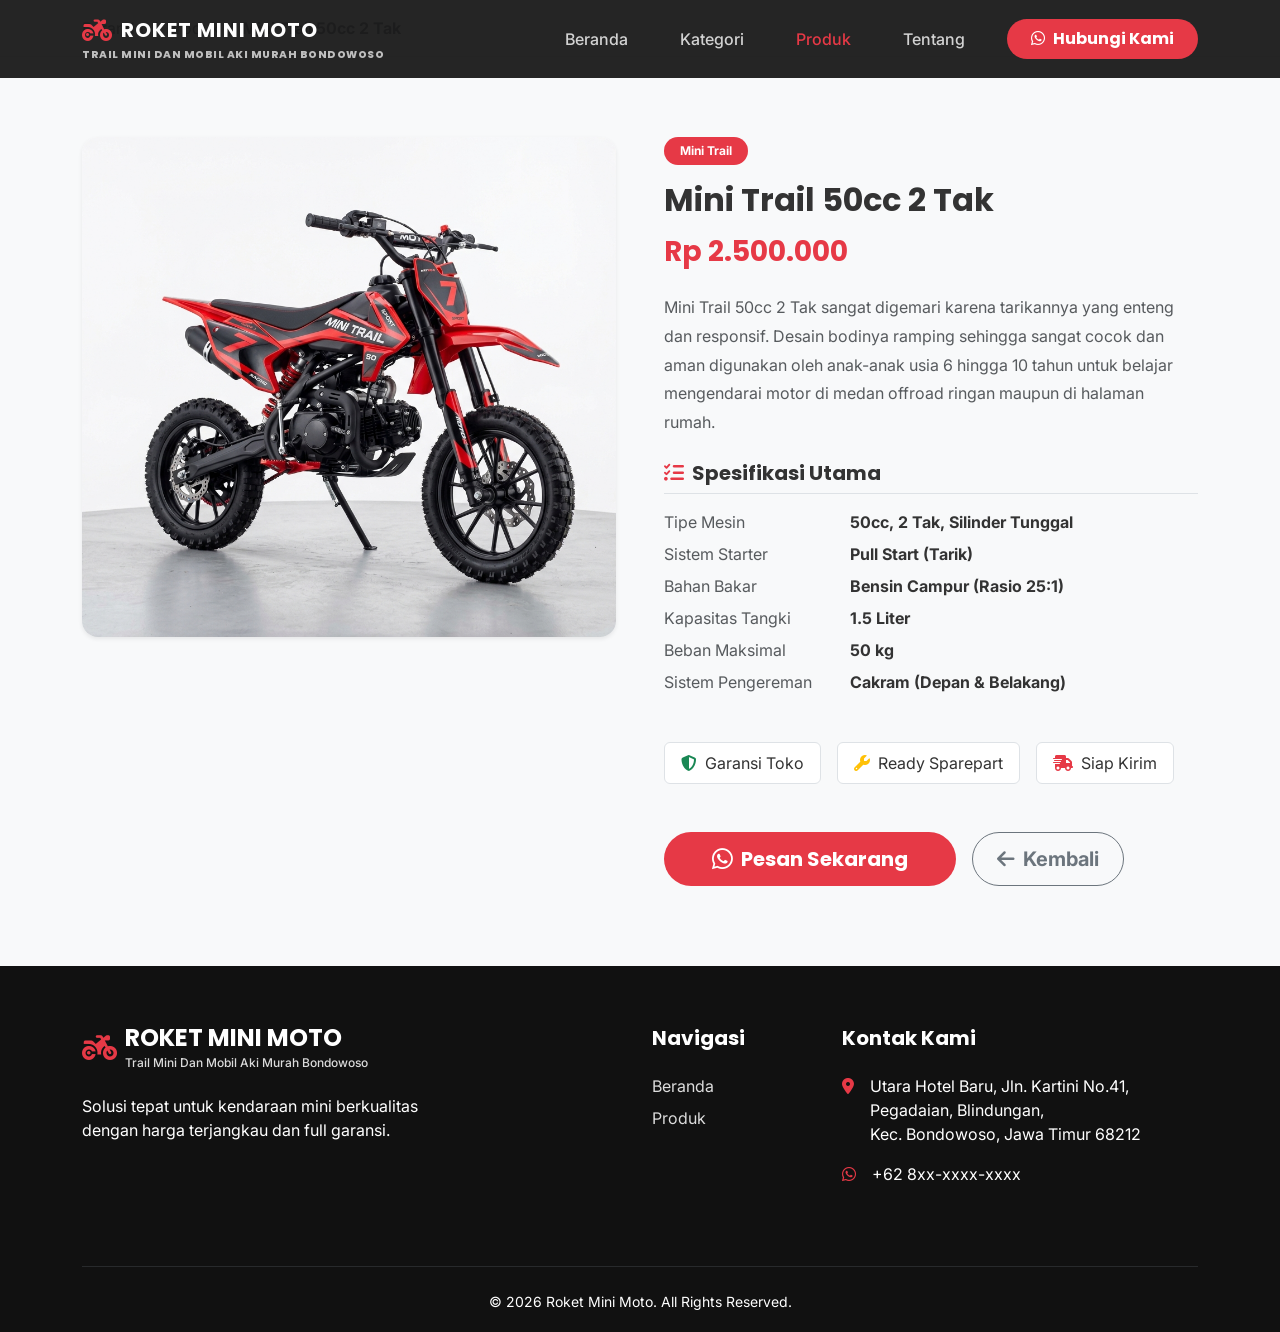
<file: detail-produk.html>
<!DOCTYPE html>
<html lang="id">
<head>
    <meta charset="UTF-8">
    <meta name="viewport" content="width=device-width, initial-scale=1.0">
    <title>Detail Produk - Roket Mini Moto</title>
    <!-- Google Fonts -->
    <link href="https://fonts.googleapis.com/css2?family=Inter:wght@400;500;600;700;800&display=swap" rel="stylesheet">
    <!-- Font Awesome -->
    <link rel="stylesheet" href="https://cdnjs.cloudflare.com/ajax/libs/font-awesome/6.4.0/css/all.min.css">
    <!-- Bootstrap CSS -->
    <link href="https://cdn.jsdelivr.net/npm/bootstrap@5.3.0/dist/css/bootstrap.min.css" rel="stylesheet">
    <!-- Custom CSS -->
    <link rel="stylesheet" href="assets/css/style.css">
</head>
<body>

    <!-- Navbar -->
    <nav class="navbar navbar-expand-lg navbar-dark navbar-custom sticky-top" style="background-color: rgba(26, 26, 26, 0.95); padding: 10px 0;">
        <div class="container">
            <a class="navbar-brand d-flex flex-column" href="index.html">
                <div class="d-flex align-items-center gap-2">
                    <i class="fa-solid fa-motorcycle text-primary-custom fs-4"></i>
                    <span class="fw-bold fs-5" style="letter-spacing: 1px;">ROKET MINI MOTO</span>
                </div>
                <span style="font-size: 0.65rem; color: rgba(255,255,255,0.7); letter-spacing: 0.5px; margin-top: 2px;">Trail Mini dan Mobil Aki Murah Bondowoso</span>
            </a>
            <button class="navbar-toggler border-0 shadow-none" type="button" data-bs-toggle="collapse" data-bs-target="#navbarNav" aria-controls="navbarNav" aria-expanded="false" aria-label="Toggle navigation">
                <span class="navbar-toggler-icon"></span>
            </button>
            <div class="collapse navbar-collapse" id="navbarNav">
                <ul class="navbar-nav ms-auto fw-medium">
                    <li class="nav-item">
                        <a class="nav-link px-3" href="index.html#beranda">Beranda</a>
                    </li>
                    <li class="nav-item">
                        <a class="nav-link px-3" href="index.html#kategori">Kategori</a>
                    </li>
                    <li class="nav-item">
                        <a class="nav-link px-3 active" href="index.html#produk">Produk</a>
                    </li>
                    <li class="nav-item">
                        <a class="nav-link px-3" href="index.html#tentang">Tentang</a>
                    </li>
                </ul>
                <div class="ms-lg-3 mt-3 mt-lg-0">
                    <a href="https://wa.me/628xxxxxxxxxx" target="_blank" class="btn btn-primary-custom rounded-pill px-4 py-2 fw-bold w-100">
                        <i class="fa-brands fa-whatsapp me-2"></i>Hubungi Kami
                    </a>
                </div>
            </div>
        </div>
    </nav>

    <!-- Breadcrumb -->
    <div class="bg-light-custom py-3 border-bottom">
        <div class="container">
            <nav aria-label="breadcrumb">
                <ol class="breadcrumb mb-0">
                    <li class="breadcrumb-item"><a href="index.html" class="text-decoration-none text-muted">Beranda</a></li>
                    <li class="breadcrumb-item"><a href="index.html#produk" class="text-decoration-none text-muted">Produk</a></li>
                    <li class="breadcrumb-item active fw-bold" aria-current="page" id="breadcrumbName">Detail Produk</li>
                </ol>
            </nav>
        </div>
    </div>

    <!-- Product Detail Section -->
    <section class="section-padding">
        <div class="container">
            <div class="row gx-5">
                <!-- Product Image -->
                <div class="col-lg-6 mb-5 mb-lg-0">
                    <div class="card border-0 shadow-sm rounded-4 overflow-hidden">
                        <img src="assets/images/mini-trail-1.jpg" id="detailImg" class="w-100 object-fit-cover" style="height: 500px;" alt="Product Image">
                    </div>
                </div>
                
                <!-- Product Info -->
                <div class="col-lg-6">
                    <div class="mb-3">
                        <span class="badge bg-primary px-3 py-2 rounded-pill" id="detailCategory">Kategori</span>
                    </div>
                    <h2 class="fw-bold mb-3" id="detailTitle">Memuat Produk...</h2>
                    <h3 class="text-primary-custom fw-bold mb-4" id="detailPrice">Rp -</h3>
                    
                    <p class="text-muted mb-4" style="line-height: 1.8;" id="detailDesc">
                        Deskripsi produk sedang dimuat...
                    </p>

                    <!-- Spesifikasi -->
                    <div class="mb-5">
                        <h5 class="fw-bold mb-3 border-bottom pb-2"><i class="fa-solid fa-list-check me-2 text-primary-custom"></i>Spesifikasi Utama</h5>
                        <div id="detailSpecs">
                            <!-- Injected by JS -->
                        </div>
                    </div>

                    <!-- Trust Badges -->
                    <div class="d-flex flex-wrap gap-3 mb-5">
                        <div class="d-flex align-items-center bg-white border rounded px-3 py-2">
                            <i class="fa-solid fa-shield-halved text-success me-2"></i> Garansi Toko
                        </div>
                        <div class="d-flex align-items-center bg-white border rounded px-3 py-2">
                            <i class="fa-solid fa-wrench text-warning me-2"></i> Ready Sparepart
                        </div>
                        <div class="d-flex align-items-center bg-white border rounded px-3 py-2">
                            <i class="fa-solid fa-truck-fast text-primary me-2"></i> Siap Kirim
                        </div>
                    </div>

                    <!-- CTA Buttons -->
                    <div class="d-grid gap-3 d-md-flex">
                        <a href="#" id="btnWaBeli" target="_blank" class="btn btn-primary-custom btn-lg rounded-pill px-5 fw-bold d-flex align-items-center justify-content-center">
                            <i class="fa-brands fa-whatsapp fs-4 me-2"></i> Pesan Sekarang
                        </a>
                        <a href="index.html#produk" class="btn btn-outline-secondary btn-lg rounded-pill px-4 fw-bold d-flex align-items-center justify-content-center">
                            <i class="fa-solid fa-arrow-left me-2"></i> Kembali
                        </a>
                    </div>
                </div>
            </div>
        </div>
    </section>

    <!-- Footer -->
    <footer>
        <div class="container">
            <div class="row text-start">
                <div class="col-lg-4 mb-5 mb-lg-0">
                    <h4 class="text-white fw-bold mb-4 d-flex align-items-center justify-content-start gap-2">
                        <i class="fa-solid fa-motorcycle text-primary-custom fs-3"></i> 
                        <div class="d-flex flex-column justify-content-center text-start">
                            <span style="line-height: 1; text-transform: uppercase;">ROKET MINI MOTO</span>
                            <span style="font-size: 0.75rem; text-transform: capitalize; letter-spacing: 0; font-weight: 500; color: rgba(255,255,255,0.85); margin-top: 6px; font-family: 'Inter', sans-serif;">Trail Mini dan Mobil Aki Murah Bondowoso</span>
                        </div>
                    </h4>
                    <p class="text-white">Solusi tepat untuk kendaraan mini berkualitas dengan harga terjangkau dan full garansi.</p>
                </div>
                <div class="col-lg-2 col-md-6 mb-5 mb-lg-0 offset-lg-2">
                    <h5 class="mb-4">Navigasi</h5>
                    <ul class="list-unstyled">
                        <li class="mb-2"><a href="index.html#beranda">Beranda</a></li>
                        <li class="mb-2"><a href="index.html#produk">Produk</a></li>
                    </ul>
                </div>
                <div class="col-lg-4 col-md-6">
                    <h5 class="mb-4">Kontak Kami</h5>
                    <ul class="list-unstyled text-white d-inline-block text-start">
                        <li class="mb-3 d-flex align-items-start">
                            <i class="fa-solid fa-location-dot mt-1 me-3 text-primary-custom"></i>
                            <span>Utara Hotel Baru, Jln. Kartini No.41, Pegadaian, Blindungan,<br>Kec. Bondowoso, Jawa Timur 68212</span>
                        </li>
                        <li class="mb-3 d-flex align-items-center">
                            <i class="fa-brands fa-whatsapp me-3 text-primary-custom"></i>
                            <span>+62 8xx-xxxx-xxxx</span>
                        </li>
                    </ul>
                </div>
            </div>
            <hr class="border-secondary mt-5 mb-4">
            <div class="text-start text-lg-center text-white small">
                &copy; 2026 Roket Mini Moto. All Rights Reserved.
            </div>
        </div>
    </footer>

    <!-- Bootstrap JS -->
    <script src="https://cdn.jsdelivr.net/npm/bootstrap@5.3.0/dist/js/bootstrap.bundle.min.js"></script>
    
    <!-- Dynamic Content Script -->
    <script>
        const productsDB = {
            'mini-trail-50cc': {
                title: 'Mini Trail 50cc 2 Tak',
                category: 'Mini Trail',
                price: 'Rp 2.500.000',
                image: 'assets/images/mini-trail-1.jpg',
                desc: 'Mini Trail 50cc 2 Tak sangat digemari karena tarikannya yang enteng dan responsif. Desain bodinya ramping sehingga sangat cocok dan aman digunakan oleh anak-anak usia 6 hingga 10 tahun untuk belajar mengendarai motor di medan offroad ringan maupun di halaman rumah.',
                specs: {
                    'Tipe Mesin': '50cc, 2 Tak, Silinder Tunggal',
                    'Sistem Starter': 'Pull Start (Tarik)',
                    'Bahan Bakar': 'Bensin Campur (Rasio 25:1)',
                    'Kapasitas Tangki': '1.5 Liter',
                    'Beban Maksimal': '50 kg',
                    'Sistem Pengereman': 'Cakram (Depan & Belakang)'
                }
            },
            'mobil-aki-rubicon': {
                title: 'Mobil Aki Jeep Rubicon',
                category: 'Mobil Aki',
                price: 'Rp 1.850.000',
                image: 'assets/images/mobil-aki-1.jpg',
                desc: 'Hadirkan keseruan bermain anak dengan Mobil Aki berdesain Jeep Rubicon yang gagah ini. Mobil ini dilengkapi dengan remote control (kendali jarak jauh oleh orang tua) dan pedal gas manual untuk anak, memastikan keamanan ganda. Cocok untuk jalanan rata maupun paving block.',
                specs: {
                    'Tipe Baterai': '12V 7Ah (Awet Tahan Lama)',
                    'Motor Penggerak': '2 Gearbox (Tenaga Lebih Kuat)',
                    'Sistem Kendali': 'Manual Injak Pedal & Remote Control',
                    'Beban Maksimal': '35 kg',
                    'Fitur Hiburan': 'Bluetooth, Pemutar Musik MP3, Lampu LED Nyala'
                }
            },
            'atv-mini-110cc': {
                title: 'ATV Hunter 110cc Matic',
                category: 'ATV Mini',
                price: 'Rp 7.500.000',
                image: 'assets/images/atv-mini-1.jpg',
                desc: 'ATV kelas menengah yang tangguh dengan mesin 110cc 4 Tak otomatis. Diciptakan khusus untuk melibas medan tanah, lumpur, maupun rerumputan tebal. Sangat stabil dikendarai oleh remaja hingga orang dewasa, cocok untuk hiburan keluarga atau penyewaan di tempat wisata.',
                specs: {
                    'Tipe Mesin': '110cc, 4 Tak, Otomatis (Matic)',
                    'Sistem Starter': 'Elektrik (Tinggal Pencet Tombol)',
                    'Bahan Bakar': 'Bensin Murni (Pertamax/Pertalite)',
                    'Beban Maksimal': '100 kg',
                    'Ukuran Ban': 'Ring 7 atau 8 Inch (Ban Pacul)',
                    'Sistem Pengereman': 'Cakram Hidrolik (Belakang), Tromol (Depan)'
                }
            }
        };

        document.addEventListener('DOMContentLoaded', () => {
            const urlParams = new URLSearchParams(window.location.search);
            const productId = urlParams.get('id') || 'mini-trail-50cc';
            
            const product = productsDB[productId];
            
            if(product) {
                document.title = product.title + ' - Roket Mini Moto';
                document.getElementById('breadcrumbName').innerText = product.title;
                document.getElementById('detailImg').src = product.image;
                document.getElementById('detailCategory').innerText = product.category;
                document.getElementById('detailTitle').innerText = product.title;
                document.getElementById('detailPrice').innerText = product.price;
                document.getElementById('detailDesc').innerText = product.desc;
                
                // Build specs list
                let specsHTML = '';
                for (const [key, value] of Object.entries(product.specs)) {
                    specsHTML += `
                        <div class="row mb-2">
                            <div class="col-5 col-md-4 text-muted">${key}</div>
                            <div class="col-7 col-md-8 fw-bold">${value}</div>
                        </div>
                    `;
                }
                document.getElementById('detailSpecs').innerHTML = specsHTML;

                // Set WA link
                const waMessage = encodeURIComponent(`Halo Roket Mini Moto, saya tertarik untuk membeli produk *${product.title}*. Apakah stoknya masih tersedia?`);
                document.getElementById('btnWaBeli').href = `https://wa.me/628xxxxxxxxxx?text=${waMessage}`;
            } else {
                document.getElementById('detailTitle').innerText = "Produk tidak ditemukan";
                document.getElementById('detailDesc').innerText = "Silakan kembali ke halaman utama untuk melihat katalog produk kami.";
            }
        });
    </script>
</body>
</html>
</file>
<file: assets/css/style.css>
@import url('https://fonts.googleapis.com/css2?family=Inter:wght@300;400;500;600&family=Poppins:wght@500;600;700;800&display=swap');

:root {
    --primary-color: #e63946; /* Red accent */
    --primary-hover: #c42b37;
    --dark-color: #1a1a1a;
    --light-color: #f8f9fa;
    --text-color: #333333;
    --muted-color: #6c757d;
    --border-radius: 16px;
    --transition: all 0.3s ease;
    --shadow-sm: 0 4px 6px rgba(0, 0, 0, 0.05);
    --shadow-md: 0 10px 20px rgba(0, 0, 0, 0.08);
    --shadow-lg: 0 15px 30px rgba(0, 0, 0, 0.12);
}

body {
    font-family: 'Inter', sans-serif;
    color: var(--text-color);
    background-color: var(--light-color);
    overflow-x: hidden;
}

h1, h2, h3, h4, h5, h6, .navbar-brand {
    font-family: 'Poppins', sans-serif;
    font-weight: 700;
}

/* Bootstrap Overrides for Primary Color */
.bg-primary {
    background-color: var(--primary-color) !important;
}

.text-primary {
    color: var(--primary-color) !important;
}

/* Accordion Overrides to Match Theme */
.accordion-button:not(.collapsed) {
    color: var(--primary-color);
    background-color: rgba(230, 57, 70, 0.08); /* Light Red */
    box-shadow: inset 0 calc(-1 * var(--bs-accordion-border-width)) 0 var(--bs-accordion-border-color);
}

.accordion-button:focus {
    border-color: rgba(230, 57, 70, 0.5);
    box-shadow: 0 0 0 0.25rem rgba(230, 57, 70, 0.25);
}

.accordion-button:not(.collapsed)::after {
    filter: invert(30%) sepia(90%) saturate(2000%) hue-rotate(340deg) brightness(95%) contrast(100%);
}

/* Typography & General */
.text-primary-custom { color: var(--primary-color); }
.bg-dark-custom { background-color: var(--dark-color); color: white; }
.bg-light-custom { background-color: var(--light-color); }
.section-padding { padding: 80px 0; }

.btn-primary-custom {
    background-color: var(--primary-color);
    color: white;
    border: none;
    border-radius: 50px;
    padding: 12px 28px;
    font-weight: 600;
    font-family: 'Poppins', sans-serif;
    transition: var(--transition);
}

.btn-primary-custom:hover {
    background-color: var(--primary-hover);
    color: white;
    transform: translateY(-2px);
    box-shadow: 0 5px 15px rgba(230, 57, 70, 0.4);
}

.btn-outline-custom {
    background-color: transparent;
    color: var(--dark-color);
    border: 2px solid var(--dark-color);
    border-radius: 50px;
    padding: 10px 26px;
    font-weight: 600;
    font-family: 'Poppins', sans-serif;
    transition: var(--transition);
}

.btn-outline-custom:hover {
    background-color: var(--dark-color);
    color: white;
    transform: translateY(-2px);
}

/* Navbar */
.navbar-custom {
    transition: var(--transition);
    background-color: transparent;
    padding: 20px 0;
    position: fixed;
    width: 100%;
    top: 0;
    z-index: 1000;
}

.navbar-custom.scrolled {
    background-color: rgba(26, 26, 26, 0.95);
    backdrop-filter: blur(10px);
    padding: 12px 0;
    box-shadow: var(--shadow-sm);
}

.navbar-custom .navbar-brand {
    color: white;
    font-size: 1.5rem;
    font-weight: 800;
    text-transform: uppercase;
    letter-spacing: 1px;
}

.navbar-custom .nav-link {
    color: rgba(255,255,255,0.8);
    font-weight: 500;
    margin: 0 10px;
    transition: var(--transition);
}

.navbar-custom .nav-link:hover,
.navbar-custom .nav-link.active {
    color: var(--primary-color);
}

/* Navbar Toggler Icon Color */
.navbar-custom .navbar-toggler {
    border: none;
    color: white;
}
.navbar-custom .navbar-toggler-icon {
    filter: invert(1);
}

/* Hero Section */
.hero-section {
    position: relative;
    height: 100vh;
    min-height: 600px;
    display: flex;
    align-items: center;
    overflow: hidden;
}

.hero-bg {
    position: absolute;
    top: 0;
    left: 0;
    width: 100%;
    height: 100%;
    background: url('../images/hero-bg.jpg') center/cover no-repeat;
    z-index: -2;
}

.hero-overlay {
    position: absolute;
    top: 0;
    left: 0;
    width: 100%;
    height: 100%;
    background: linear-gradient(90deg, rgba(26,26,26,0.95) 0%, rgba(26,26,26,0.7) 50%, rgba(26,26,26,0.2) 100%);
    z-index: -1;
}

.hero-content {
    color: white;
    max-width: 600px;
}

.hero-content h1 {
    font-size: 2.8rem;
    line-height: 1.3;
    margin-bottom: 20px;
}

.hero-content p {
    font-size: 1.1rem;
    opacity: 0.9;
    margin-bottom: 30px;
}

.trust-badges {
    display: flex;
    gap: 20px;
    margin-top: 30px;
    flex-wrap: wrap;
}

.badge-item {
    display: flex;
    align-items: center;
    gap: 8px;
    font-size: 0.9rem;
    font-weight: 500;
}
.badge-item i {
    color: var(--primary-color);
    font-size: 1.2rem;
}

/* Categories Section */
.category-card {
    background: white;
    border-radius: var(--border-radius);
    padding: 30px 20px;
    text-align: center;
    box-shadow: var(--shadow-sm);
    transition: var(--transition);
    border: 1px solid rgba(0,0,0,0.03);
    height: 100%;
    cursor: pointer;
}

.category-card:hover {
    transform: translateY(-5px);
    box-shadow: var(--shadow-md);
    border-color: var(--primary-color);
}

.category-icon {
    width: 60px;
    height: 60px;
    background-color: rgba(230, 57, 70, 0.1);
    color: var(--primary-color);
    border-radius: 50%;
    display: flex;
    align-items: center;
    justify-content: center;
    font-size: 1.5rem;
    margin: 0 auto 20px;
    transition: var(--transition);
}

.category-card:hover .category-icon {
    background-color: var(--primary-color);
    color: white;
}

/* Products Section */
.product-card {
    background: white;
    border-radius: var(--border-radius);
    overflow: hidden;
    box-shadow: 0 4px 15px rgba(0, 0, 0, 0.03);
    transition: all 0.4s cubic-bezier(0.175, 0.885, 0.32, 1.275);
    border: 1px solid rgba(0,0,0,0.04);
    height: 100%;
    display: flex;
    flex-direction: column;
}

.product-card:hover {
    transform: translateY(-10px);
    box-shadow: 0 15px 35px rgba(230, 57, 70, 0.15);
    border-color: rgba(230, 57, 70, 0.2);
}

.product-img-wrap {
    position: relative;
    padding-top: 75%; /* 4:3 Aspect Ratio */
    overflow: hidden;
    background-color: var(--light-color);
}

.product-img-wrap::after {
    content: '';
    position: absolute;
    top: 0; left: 0; width: 100%; height: 100%;
    background: linear-gradient(180deg, rgba(0,0,0,0) 50%, rgba(0,0,0,0.05) 100%);
    z-index: 1;
    pointer-events: none;
}

.product-img-wrap img {
    position: absolute;
    top: 0;
    left: 0;
    width: 100%;
    height: 100%;
    object-fit: cover;
    transition: transform 0.6s cubic-bezier(0.165, 0.84, 0.44, 1);
}

.product-card:hover .product-img-wrap img {
    transform: scale(1.1) rotate(1deg);
}

.badge-category {
    position: absolute;
    top: 15px;
    left: 15px;
    background: rgba(230, 57, 70, 0.9);
    backdrop-filter: blur(5px);
    color: white;
    padding: 6px 14px;
    border-radius: 30px;
    font-size: 0.75rem;
    font-weight: 700;
    letter-spacing: 0.5px;
    text-transform: uppercase;
    z-index: 2;
    box-shadow: 0 4px 10px rgba(0,0,0,0.1);
}

.product-body {
    padding: 25px 20px;
    display: flex;
    flex-direction: column;
    flex-grow: 1;
}

.product-title {
    font-size: 1.25rem;
    margin-bottom: 8px;
    font-weight: 800;
    color: var(--dark-color);
    transition: var(--transition);
}

.product-card:hover .product-title {
    color: var(--primary-color);
}

.product-desc {
    color: var(--muted-color);
    font-size: 0.9rem;
    margin-bottom: 20px;
    flex-grow: 1;
    line-height: 1.6;
}

.filter-btn {
    background: transparent;
    border: 1px solid var(--muted-color);
    color: var(--muted-color);
    padding: 8px 20px;
    border-radius: 30px;
    margin: 5px;
    font-weight: 500;
    transition: var(--transition);
}

.filter-btn.active, .filter-btn:hover {
    background: var(--dark-color);
    color: white;
    border-color: var(--dark-color);
}

/* Feature Cards */
.feature-card {
    display: flex;
    align-items: flex-start;
    gap: 15px;
    margin-bottom: 30px;
}

.feature-icon {
    font-size: 2rem;
    color: var(--primary-color);
    background: rgba(230, 57, 70, 0.1);
    width: 60px;
    height: 60px;
    display: flex;
    align-items: center;
    justify-content: center;
    border-radius: 12px;
    flex-shrink: 0;
}

/* About Section */
.about-img {
    border-radius: var(--border-radius);
    box-shadow: var(--shadow-md);
    width: 100%;
    height: auto;
    object-fit: cover;
}

/* CTA Section */
.cta-section {
    background: url('../images/hero-bg.jpg') center/cover fixed;
    position: relative;
    padding: 100px 0;
    text-align: center;
    color: white;
}

.cta-overlay {
    position: absolute;
    top: 0; left: 0; width: 100%; height: 100%;
    background: rgba(26,26,26,0.85);
}

.cta-content {
    position: relative;
    z-index: 2;
}

/* Steps Section */
.step-item {
    text-align: center;
    position: relative;
    margin-bottom: 30px;
}

.step-icon {
    width: 80px;
    height: 80px;
    background: var(--dark-color);
    color: white;
    border-radius: 50%;
    display: flex;
    align-items: center;
    justify-content: center;
    font-size: 2rem;
    margin: 0 auto 20px;
    position: relative;
    z-index: 2;
    transition: var(--transition);
}

.step-item:hover .step-icon {
    background: var(--primary-color);
    transform: scale(1.1);
}

/* Map Location */
.map-container iframe {
    width: 100%;
    height: 400px;
    border-radius: var(--border-radius);
    border: none;
    box-shadow: var(--shadow-sm);
}

/* Footer */
footer {
    background-color: #111;
    color: #ddd;
    padding: 60px 0 20px;
}

footer h5 {
    color: white;
    margin-bottom: 20px;
}

footer a {
    color: #ddd;
    text-decoration: none;
    transition: var(--transition);
}

footer a:hover {
    color: var(--primary-color);
}

.social-icons a {
    display: inline-flex;
    width: 40px;
    height: 40px;
    background: rgba(255,255,255,0.1);
    align-items: center;
    justify-content: center;
    border-radius: 50%;
    margin-right: 10px;
}

.social-icons a:hover {
    background: var(--primary-color);
    color: white;
}

/* WhatsApp Floating Button */
.wa-float {
    position: fixed;
    width: 60px;
    height: 60px;
    bottom: 30px;
    right: 30px;
    background-color: #25d366;
    color: #FFF;
    border-radius: 50px;
    text-align: center;
    font-size: 30px;
    box-shadow: var(--shadow-lg);
    z-index: 1000;
    display: flex;
    align-items: center;
    justify-content: center;
    transition: var(--transition);
    text-decoration: none;
}

.wa-float:hover {
    transform: scale(1.1);
    color: white;
}

/* Responsiveness */
@media (max-width: 991px) {
    .hero-content h1 {
        font-size: 2rem;
    }
    .hero-overlay {
        background: linear-gradient(90deg, rgba(26,26,26,0.9) 0%, rgba(26,26,26,0.8) 100%);
    }
    .navbar-custom {
        background-color: rgba(26, 26, 26, 0.95);
        padding: 10px 0;
    }
}

@media (max-width: 768px) {
    .section-padding { padding: 60px 0; }
    .hero-section {
        text-align: center;
    }
    .hero-content {
        margin: 0 auto;
    }
    .trust-badges {
        justify-content: center;
    }
    .cta-section {
        background-attachment: scroll;
    }
}

/* Scroll Reveal Animation */
.reveal {
    opacity: 0;
    transform: translateY(40px);
    transition: all 0.8s cubic-bezier(0.165, 0.84, 0.44, 1);
}

.reveal.active {
    opacity: 1;
    transform: translateY(0);
}
</file>
